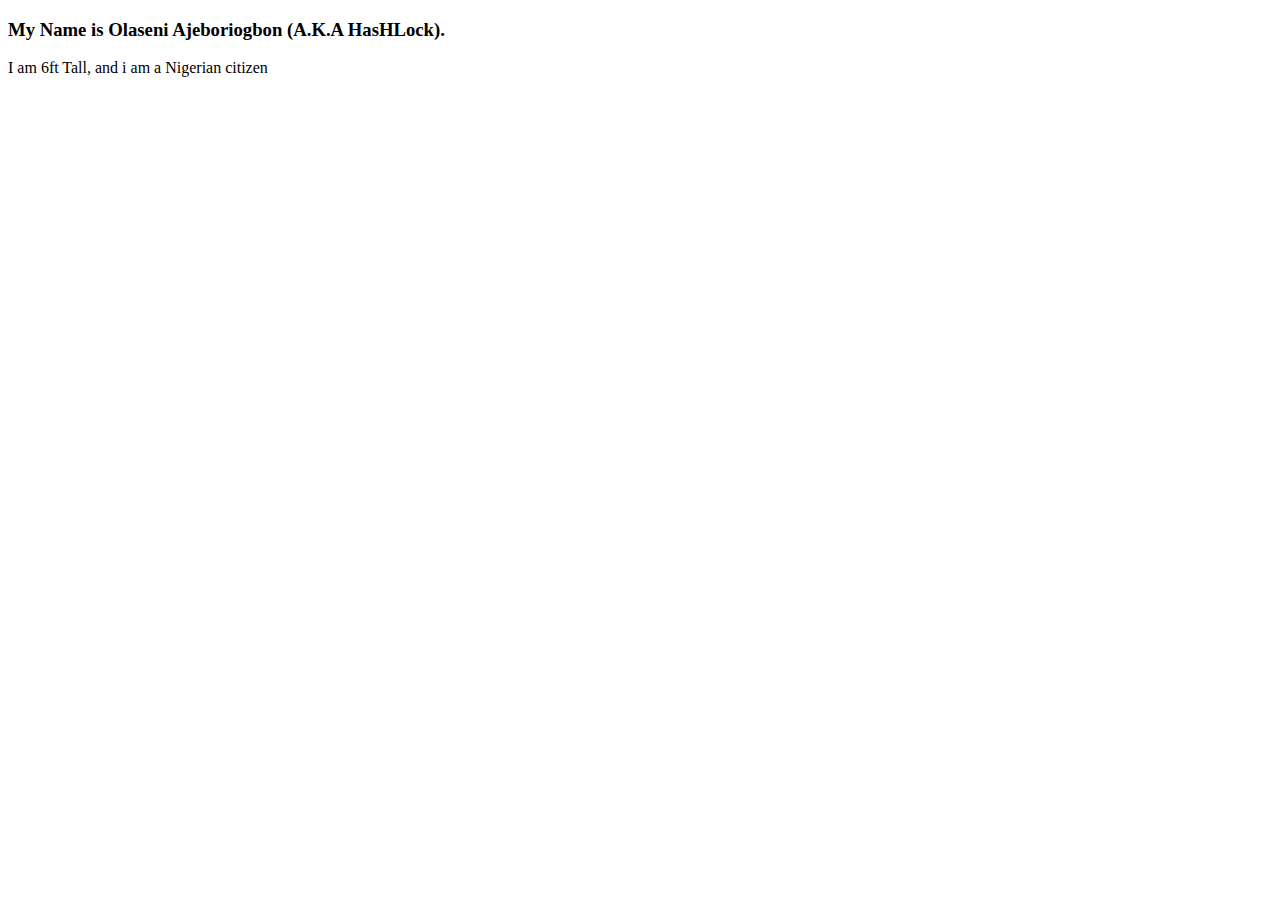
<file: zuriJavaScript/index.html>
<!DOCTYPE html>
<html lang="en">

<head>
    <meta charset="UTF-8">
    <meta http-equiv="X-UA-Compatible" content="IE=edge">
    <meta name="viewport" content="width=device-width, initial-scale=1.0">
    <title>Document</title>
</head>

<body>
    <script>
        document.write("<h3>My Name is Olaseni Ajeboriogbon (A.K.A HasHLock).</h3>")
        document.write("I am 6ft Tall, and ")
        document.write("i am a Nigerian citizen")
    </script>
</body>

</html>
</file>
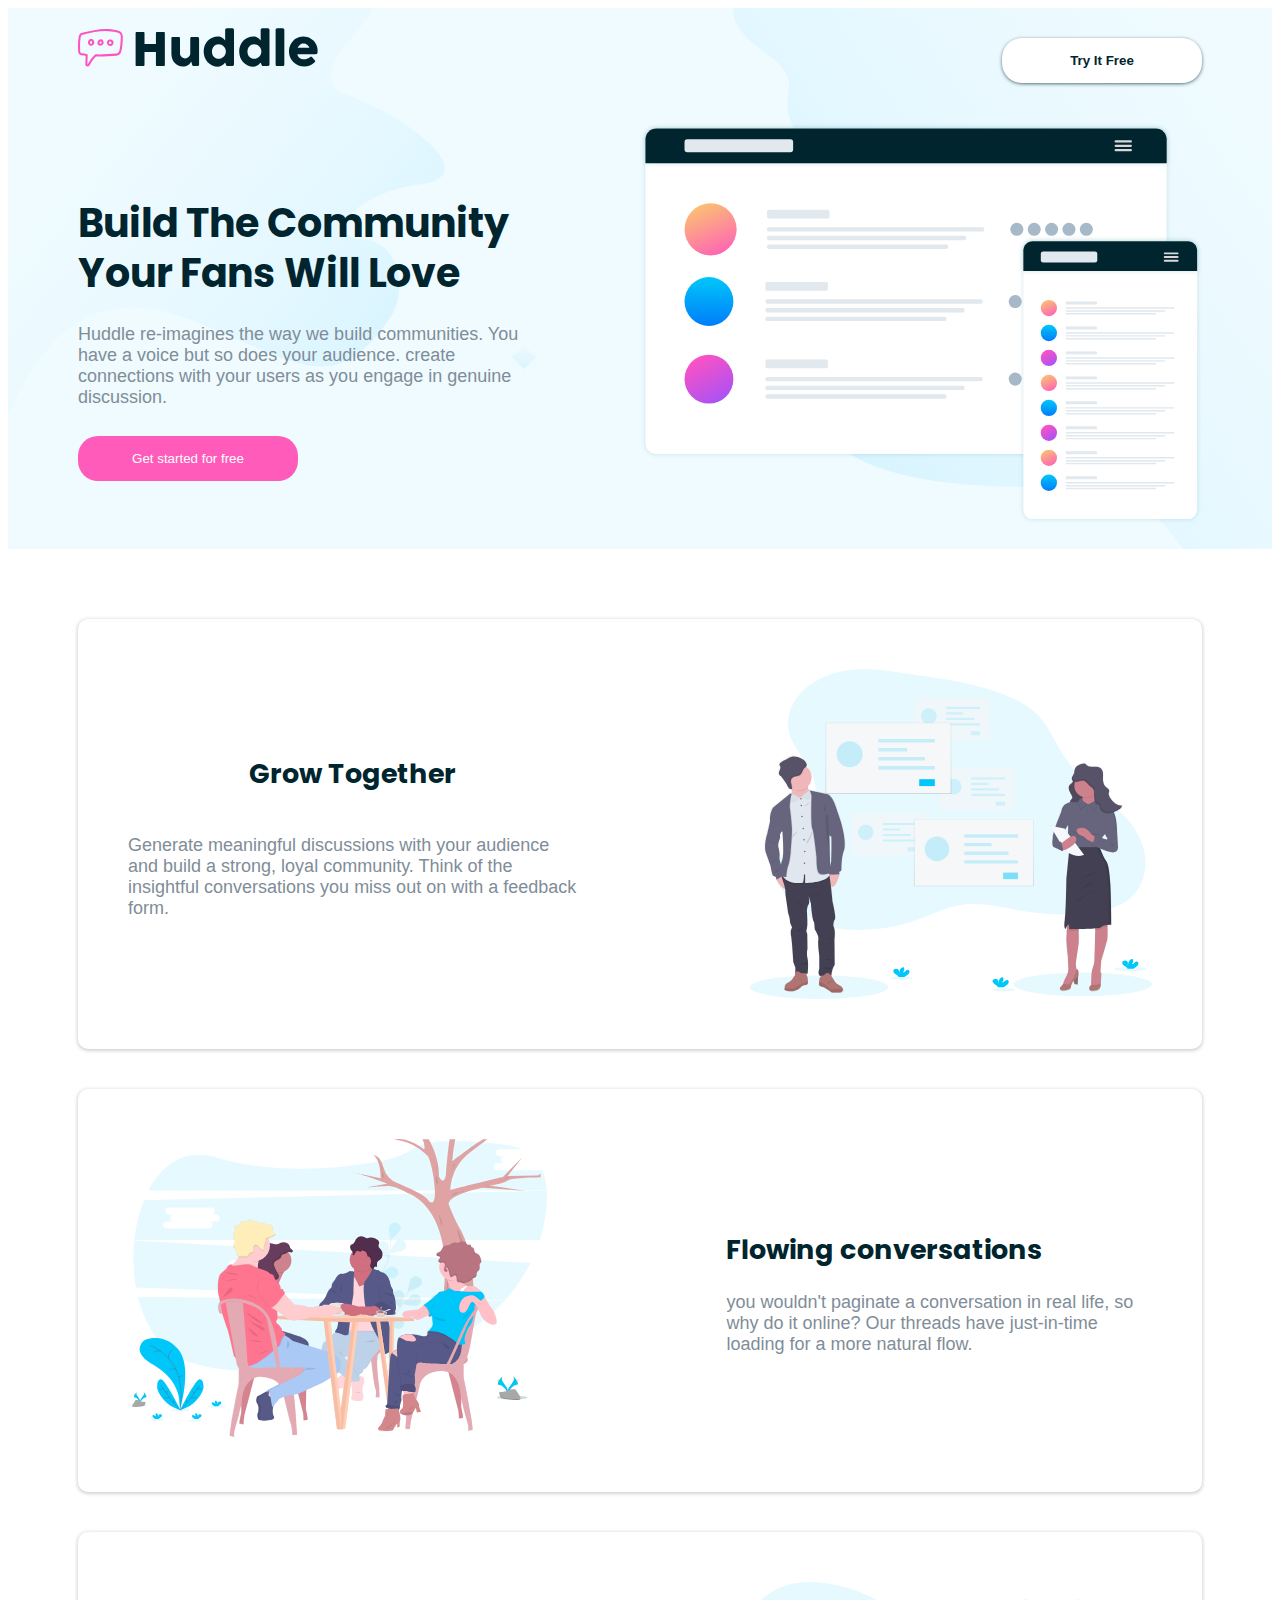
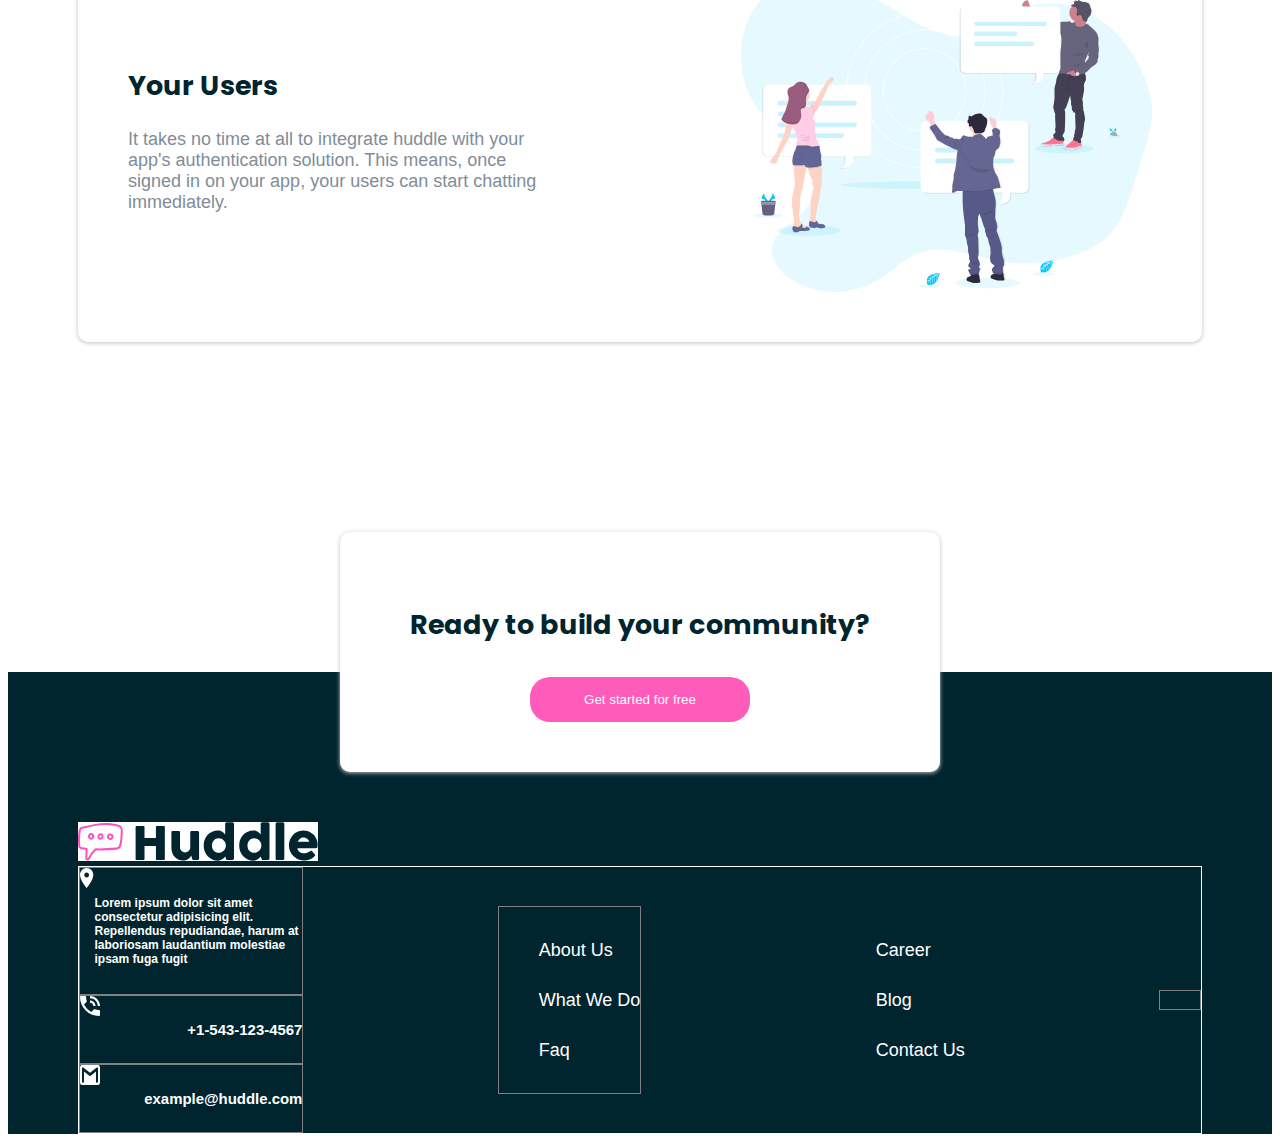
<file: huddle.html>
<!DOCTYPE html>
<html lang="en">

<head>
    <meta charset="UTF-8">
    <meta http-equiv="X-UA-Compatible" content="IE=edge">
    <meta name="viewport" content="width=device-width, initial-scale=1.0">
    <title>Huddle Website</title>
    <link rel="preconnect" href="https://fonts.googleapis.com">
    <link rel="preconnect" href="https://fonts.gstatic.com" crossorigin>
    <link href="https://fonts.googleapis.com/css2?family=Poppins:wght@400;600&display=swap" rel="stylesheet">
    <style>
         :root {
            box-sizing: border-box;
            margin: 0px;
            padding: 0px;
        }
        
        body {
            font-family: 'Open Sans', sans-serif;
            font-size: 18px;
        }
        
        header {
            background-image: url(images/bg-hero-desktop.svg);
            background-color: #effbff;
        }
        
        .heading {
            font-family: 'Poppins', sans-serif;
            font-size: 2em;
            line-height: 50px;
            color: hsl(192, 100%, 9%);
        }
        
        h2 {
            color: hsl(192, 100%, 9%);
            font-family: 'Poppins', sans-serif;
        }
        
        p {
            font-size: 18px;
            text-transform: initial;
            color: hsl(208, 11%, 55%);
        }
        
        .container {
            display: flex;
            flex-direction: column;
        }
        
        .try {
            background-color: white;
            width: 200px;
            color: rgb(0, 37, 46);
            font-weight: bold;
            text-transform: capitalize;
            box-shadow: 0px 1px 4px -1px;
        }
        
        .logo,
        .subheading,
        .content {
            display: flex;
            flex-direction: row;
            margin: 20px 70px;
            justify-content: space-between;
        }
        
        nav {
            justify-content: space-between;
        }
        
        .content {
            border-radius: 10px;
            padding: 50px;
            box-shadow: 0px 1px 4px -0.7px rgb(192, 192, 192);
            align-content: space-around;
        }
        
        .build {
            width: 850px;
            font-size: 1.1em;
            margin-right: 100px;
            color: rgb(0, 37, 46);
            align-self: center;
            text-transform: capitalize;
        }
        
        button {
            width: 220px;
            background-color: rgb(255, 91, 186);
            height: 45px;
            border-radius: 20px;
            border-style: none;
            color: white;
            margin-top: 10px;
        }
        
        .two {
            margin-top: 50px;
        }
        
        .text {
            align-self: center;
            width: 800px
        }
        
        .growth,
        .user {
            display: flex;
            justify-content: flex-end;
        }
        
        main {
            margin-bottom: 150px;
        }
        
        .last {
            align-self: center;
            width: 500px;
            margin-bottom: -100px;
            background-color: white;
        }
        
        .ed {
            display: flex;
            flex-direction: column;
            align-items: center;
        }
        
        footer {
            background-color: hsl(192, 100%, 9%);
            display: flex;
            flex-direction: column;
        }
        
        .footerimg {
            background-color: white;
        }
        
        .contact {
            display: flex;
            flex-direction: column;
            width: 20%;
            color: white;
        }
        
        .icons {
            display: flex;
            flex-direction: row;
            justify-content: space-between;
            border: 1px solid grey;
        }
        
        .menu,
        .icon,
        .brands {
            border: 1px solid grey;
        }
        
        .header {
            margin: 150px 70px 0px 70px;
        }
        
        .shape {
            margin: 0px 70px 0px 70px;
            display: flex;
            flex-direction: row;
            justify-content: space-between;
            align-items: center;
            border: 1px solid white;
        }
        
        ul {
            list-style-type: none;
            line-height: 50px;
        }
        
        a {
            text-decoration: none;
            text-transform: capitalize;
            color: white;
        }
    </style>
</head>

<body>
    <header class="container one">
        <nav class=logo><img src="images/logo.svg" height="50%" alt="Huddle logo">
            <button class="try">Try it free</button>
        </nav>
        <div class="subheading">
            <div class="build">
                <h1 class="heading">Build the community your fans will love</h1>
                <p>Huddle re-imagines the way we build communities. You have a voice but so does your audience. create connections with your users as you engage in genuine discussion.
                </p>
                <button>Get started for free</button>
            </div>
            <div class="illustration m0ckup">
                <img src="images/illustration-mockups.svg" alt="an illustration image" width="100%">
            </div>
        </div>
    </header>

    <main class="container two">

        <div class="first content">
            <div class="text ed">
                <h2>
                    Grow Together
                </h2>
                <p>
                    Generate meaningful discussions with your audience and build a strong, loyal community. Think of the insightful conversations you miss out on with a feedback form.
                </p>
            </div>
            <div class="illustration growth">
                <img src="images/illustration-grow-together.svg" alt=" Avatar of man discussing with a lady" class=" media" width="70%">
            </div>
        </div>

        <div class="second content">
            <div class="illustration flow">
                <img src="images/illustration-flowing-conversation.svg" alt="An avatar of group of people discussing" width="70%" class="media">
            </div>

            <div class="text">
                <h2>
                    Flowing conversations
                </h2>
                <p>
                    you wouldn't paginate a conversation in real life, so why do it online? Our threads have just-in-time loading for a more natural flow.
                </p>
            </div>
        </div>

        </div>

        <div class="third content">

            <div class="text">
                <h2>Your Users </h2>
                <p>
                    It takes no time at all to integrate huddle with your app's authentication solution. This means, once signed in on your app, your users can start chatting immediately.
                </p>
            </div>
            <div class="illustration user">
                <img src="images/illustration-your-users.svg" alt="" width="70%" class="mediauser">

            </div>
        </div>




    </main>
    <aside class="container three">
        <div class="last content ">
            <div class="text ed">
                <h2>
                    Ready to build your community?
                </h2>
                <button>Get started for free</button>
            </div>
        </div>
    </aside>

    <footer>
        <div class="header">
            <img src="images/logo.svg" alt="" class="footerimg">

        </div>
        <div class="shape">

            <div class="contact">
                <div class="icons">
                    <img src="images/icon-location.svg" alt="" width="20px" height="20px">
                    <h6>
                        Lorem ipsum dolor sit amet consectetur adipisicing elit. Repellendus repudiandae, harum at laboriosam laudantium molestiae ipsam fuga fugit
                    </h6>
                </div>
                <div class="icons">
                    <img src="images/icon-phone.svg" alt="" width="20px" height="20px">
                    <h5>+1-543-123-4567</h5>
                </div>
                <div class="icons">
                    <img src="images/icon-email.svg" alt="" width="20px" height="20px">
                    <h5>example@huddle.com</h5>
                </div>
            </div>


            <div class="menu">
                <ul>
                    <li><a href="">about us</a></li>
                    <li><a href="">what we do</a></li>
                    <li><a href="">faq</a></li>
                </ul>
            </div>
            <div class="blog">
                <ul>
                    <li><a href="">career</a></li>
                    <li><a href="">blog</a></li>
                    <li><a href="">contact us</a></li>
                </ul>
            </div>
            <div class="brands">
                <ul>
                    <li><i class="fa-brands fa-google-plus-g"></i></li>
                    <li><i class="fa-brands fa-linkedin"></i></li>
                    <li><i class="fa-brands fa-facebook-square"></i></li>

                </ul>
            </div>
        </div>
    </footer>

</body>

</html>
</file>
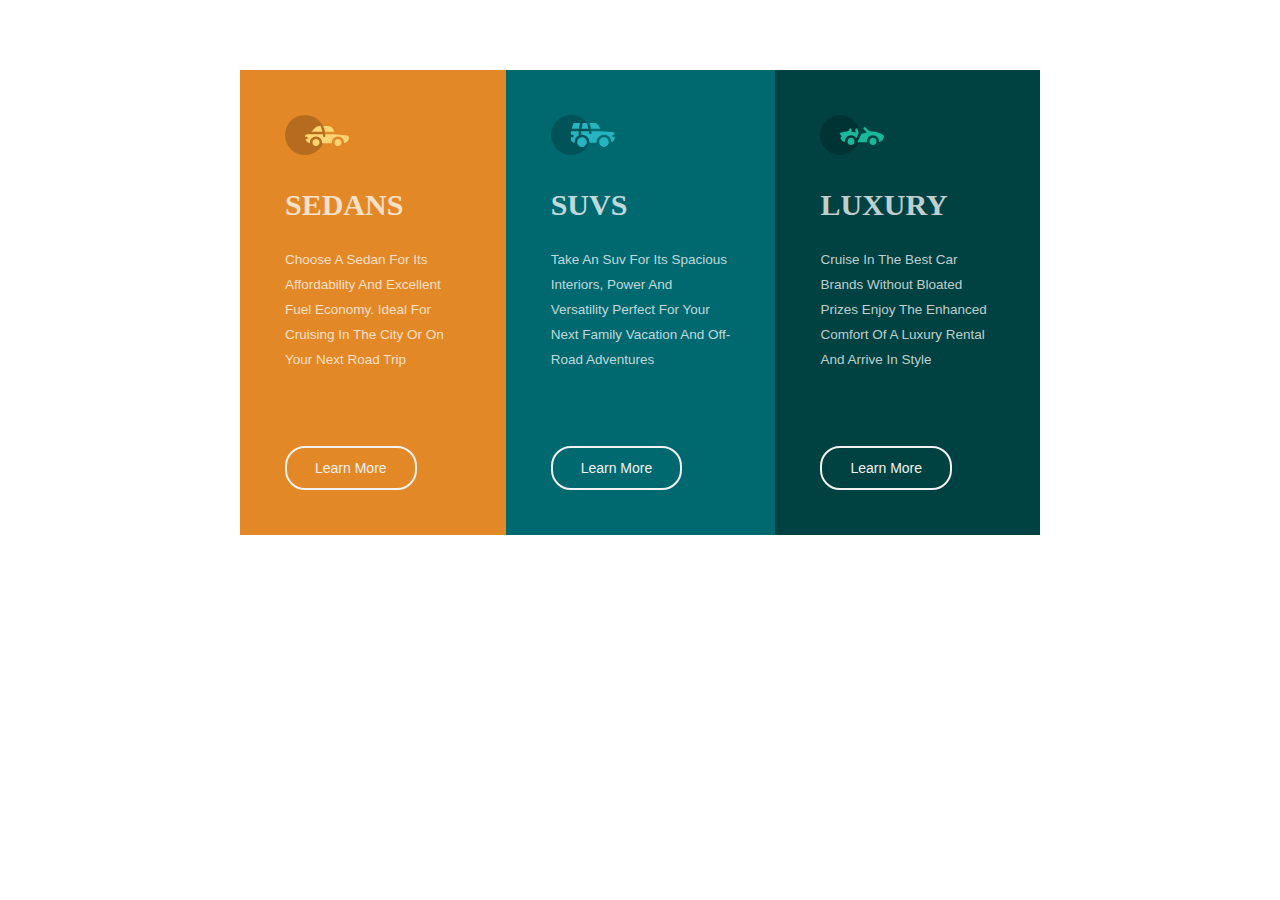
<file: zuriflexbox.html>
<!DOCTYPE html>
<html lang="en">

<head>
    <meta charset="UTF-8">
    <meta http-equiv="X-UA-Compatible" content="IE=edge">
    <meta name="viewport" content="width=device-width, initial-scale=1.0">
    <title>Zuri flexbox and Grid layout</title>
    <link rel="preconnect" href="https://fonts.googleapis.com">
    <link rel="preconnect" href="https://fonts.gstatic.com" crossorigin>
    <link href="https://fonts.googleapis.com/css2?family=Fira+Code:wght@300;400&display=swap" rel="stylesheet">

    <style>
         :root {
            margin: 0px;
            padding: 0px;
            box-sizing: border-box;
        }
        
        body {
            max-width: 1440px;
            Font-size: 15px;
            color: hsla(0, 0%, 100%, 0.75);
            display: flex;
            justify-content: center;
            text-transform: capitalize;
            font-family: 'Lexend Deca', sans-serif;
            margin-top: 70px;
        }
        
        .container {
            display: flex;
            justify-content: center;
            width: 800px;
        }
        
        .align {
            margin: 20px;
            padding: 25px;
        }
        
        h1 {
            text-transform: uppercase;
            font-family: 'Big Shoulders Display', cursive;
            margin-top: 30px;
        }
        
        .sedan {
            background-color: hsl(31, 77%, 52%);
        }
        
        .suvs {
            background-color: hsl(184, 100%, 22%);
        }
        
        .luxury {
            background-color: hsl(179, 100%, 13%);
        }
        
        p {
            margin-top: 25px;
            line-height: 25px;
            font-size: 0.9em;
        }
        
        button {
            margin-top: 60px;
            border: 2px solid hsl(0, 0%, 95%);
            background-color: hsl(31, 77%, 52%);
            color: hsl(0, 0%, 95%);
            text-transform: capitalize;
            font-size: 14px;
            border-radius: 20px;
            padding: 12px 28px;
        }
        
        .Btnsuv {
            background-color: hsl(184, 100%, 22%);
        }
        
        .Btnluxury {
            background-color: hsl(179, 100%, 13%)
        }
    </style>
</head>

<body>
    <div class="container">
        <div class="sedan box">
            <div class="align">
                <header>
                    <Img src="images/icon-sedans.svg" alt="image of a sedan vehicle" width="">
                </header>
                <h1>Sedans</h1>
                <p>choose a sedan for its affordability and excellent fuel economy. ideal for cruising in the city or on your next road trip
                </p>
                <button class="Btnsedan">Learn more</button>
            </div>
        </div>
        <div class="suvs box">
            <div class="align">
                <header>
                    <Img src="images/icon-suvs.svg" alt="image of a sedan vehicle">
                </header>
                <h1>Suvs</h1>
                <p>take an suv for its spacious interiors, power and versatility perfect for your next family vacation and off-road adventures
                </p>
                <button class="Btnsuv">Learn more</button>
            </div>
        </div>
        <div class="luxury box">
            <div class="align">
                <header>
                    <Img src="images/icon-luxury.svg" alt="image of a sedan vehicle">
                </header>
                <h1>luxury</h1>
                <p>cruise in the best car brands without bloated prizes enjoy the enhanced comfort of a luxury rental and arrive in style
                </p>
                <button class="Btnluxury">Learn more</button>
            </div>
        </div>

    </div>

</body>

</html>
</file>
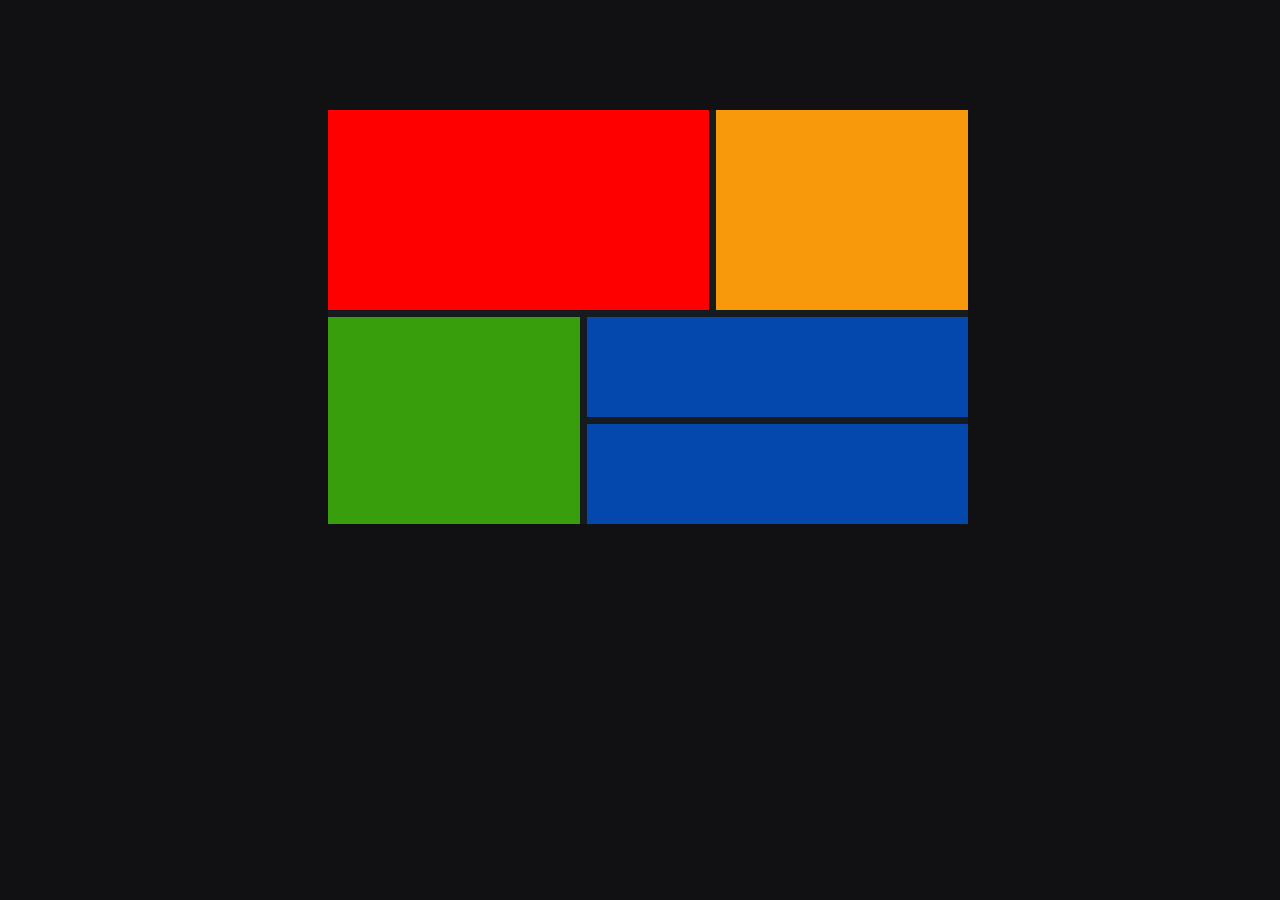
<file: zuriGridLayout.html>
<!DOCTYPE html>
<html lang="en">

<head>
    <meta charset="UTF-8">
    <meta http-equiv="X-UA-Compatible" content="IE=edge">
    <meta name="viewport" content="width=device-width, initial-scale=1.0">
    <title>Grid Layout </title>
</head>
<style>
    body {
        width: 100%;
        height: 100%;
        background-color: rgb(17, 17, 19);
        display: flex;
        flex-direction: row;
        justify-content: center;
    }
    
    main {
        margin-top: 8%;
        background-color: rgb(22, 27, 31);
        display: grid;
        grid-template-columns: 1fr 1fr 1fr 1fr 1fr;
        grid-template-rows: 200px 100px 100px;
        width: 50%;
        gap: 7px;
    }
    
    div:first-of-type {
        background-color: red;
        grid-column-start: 1;
        grid-column-end: 4;
    }
    
    div:nth-child(2) {
        background-color: rgb(248, 153, 11);
        grid-column-start: 4;
        grid-column-end: 6;
    }
    
    div:nth-child(3) {
        background-color: rgb(57, 158, 11);
        grid-column-start: 1;
        grid-column-end: 3;
        grid-row-start: 2;
        grid-row-end: 4;
    }
    
    div:nth-child(4) {
        background-color: rgb(5, 72, 173);
        grid-column-start: 3;
        grid-column-end: 6;
        grid-row-start: 2;
        grid-row-end: 3;
    }
    
    div:last-child {
        background-color: rgb(5, 72, 173);
        grid-column-start: 3;
        grid-column-end: 6;
        grid-row-start: 3;
        grid-row-end: 4;
    }
</style>

<body>
    <main>
        <div></div>
        <div></div>
        <div></div>
        <div></div>
        <div></div>
    </main>

</body>

</html>
</file>
